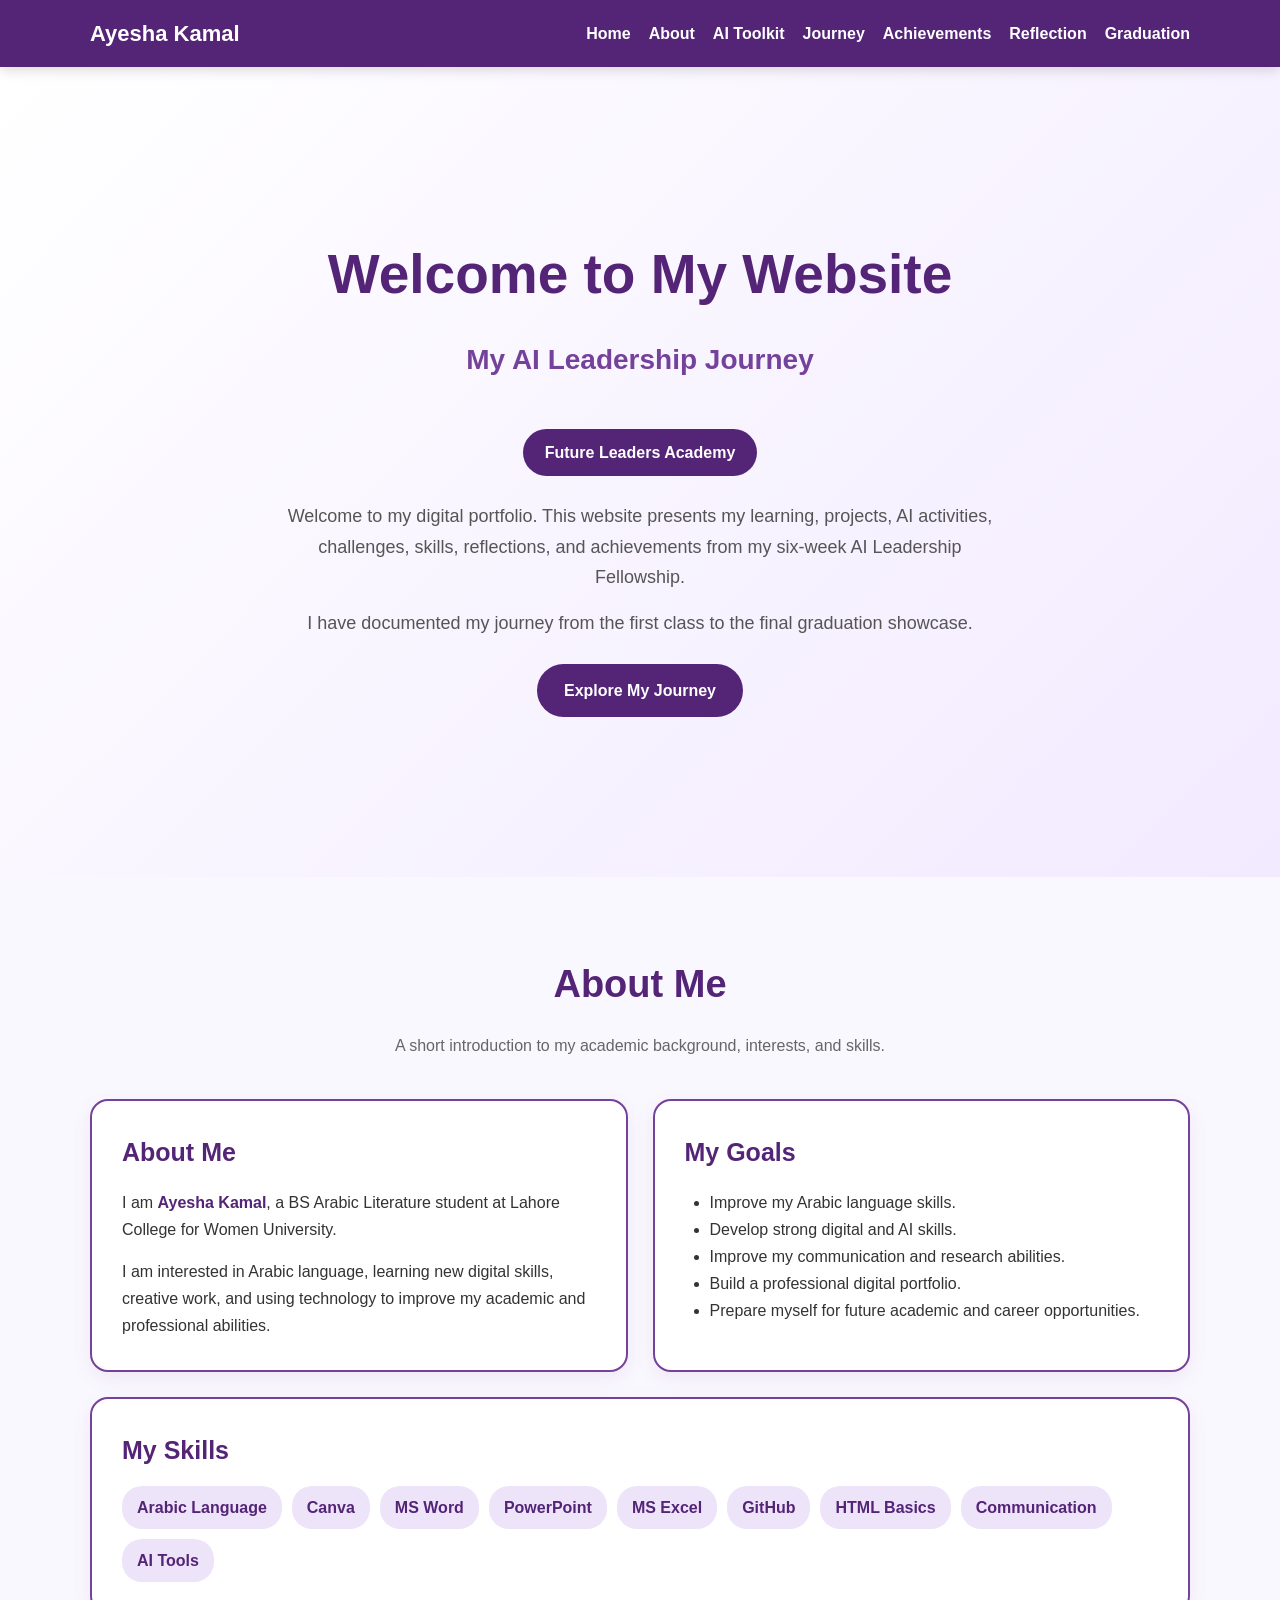
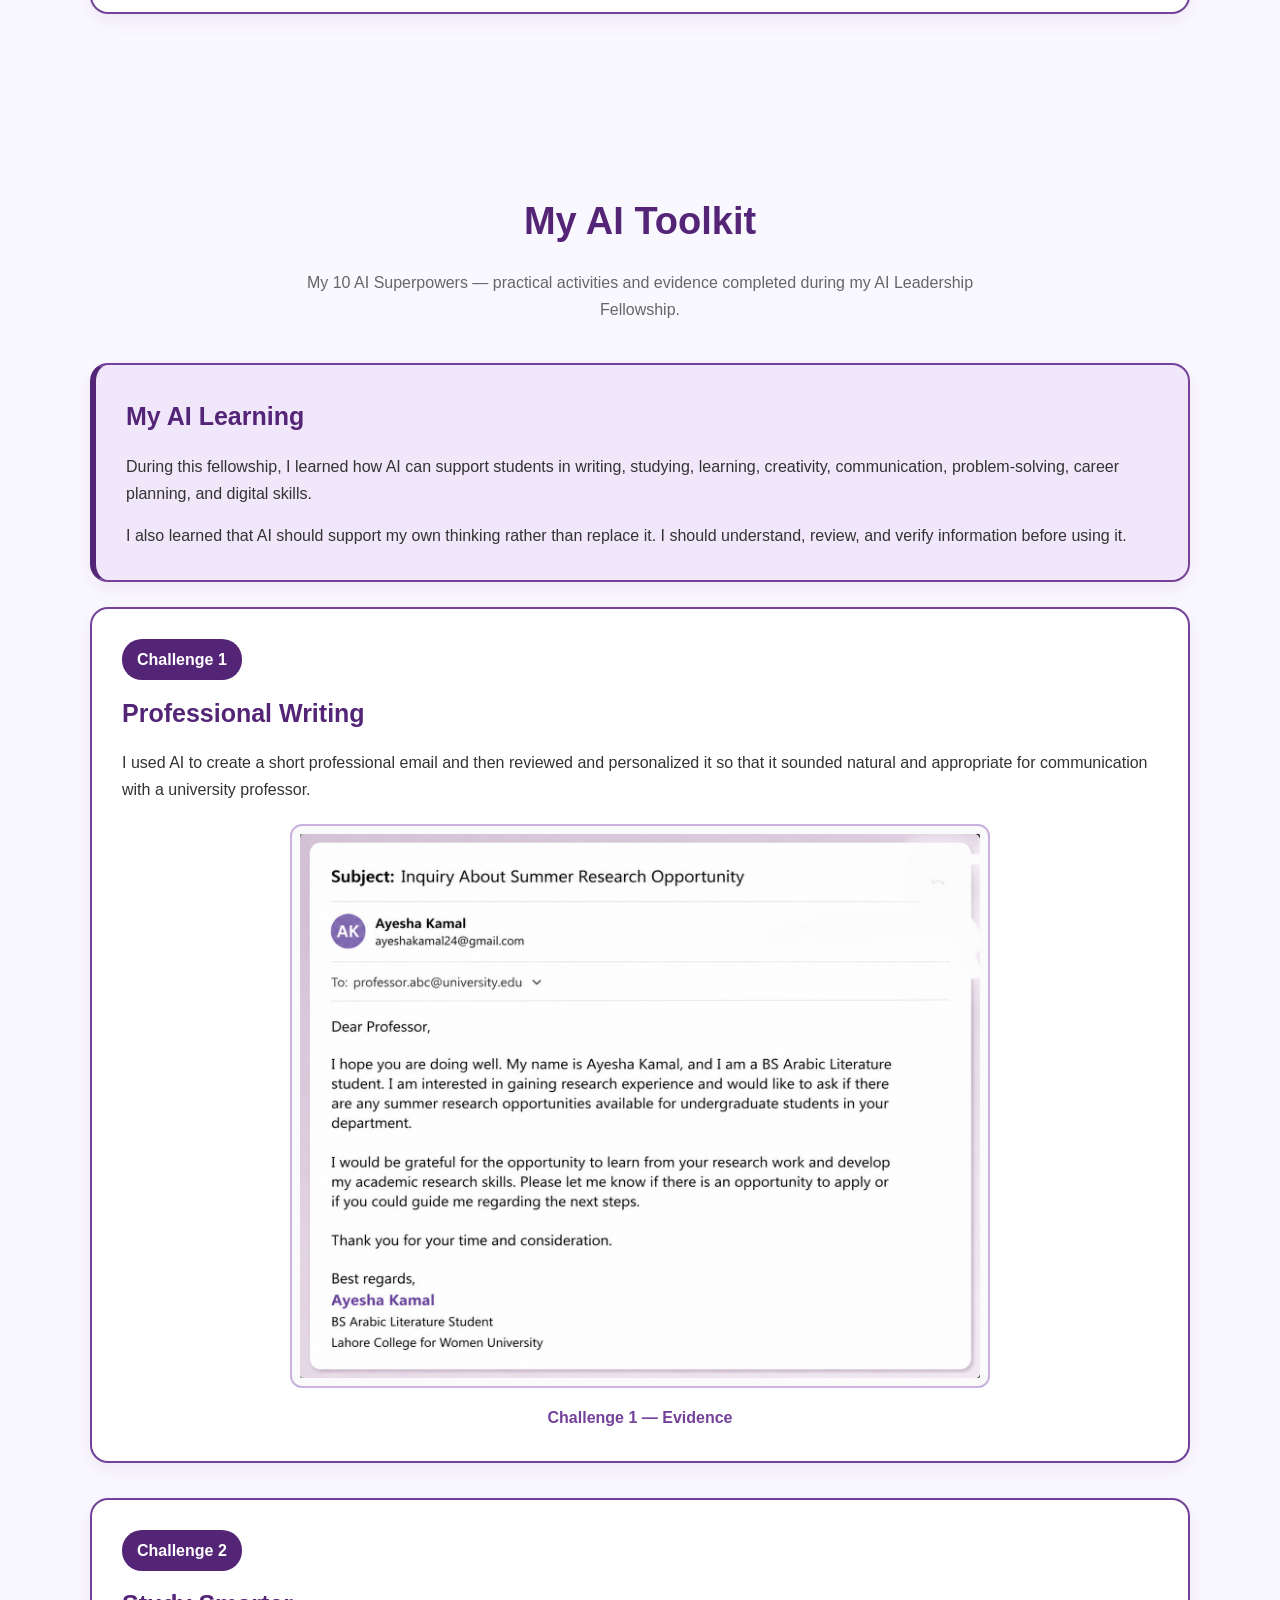
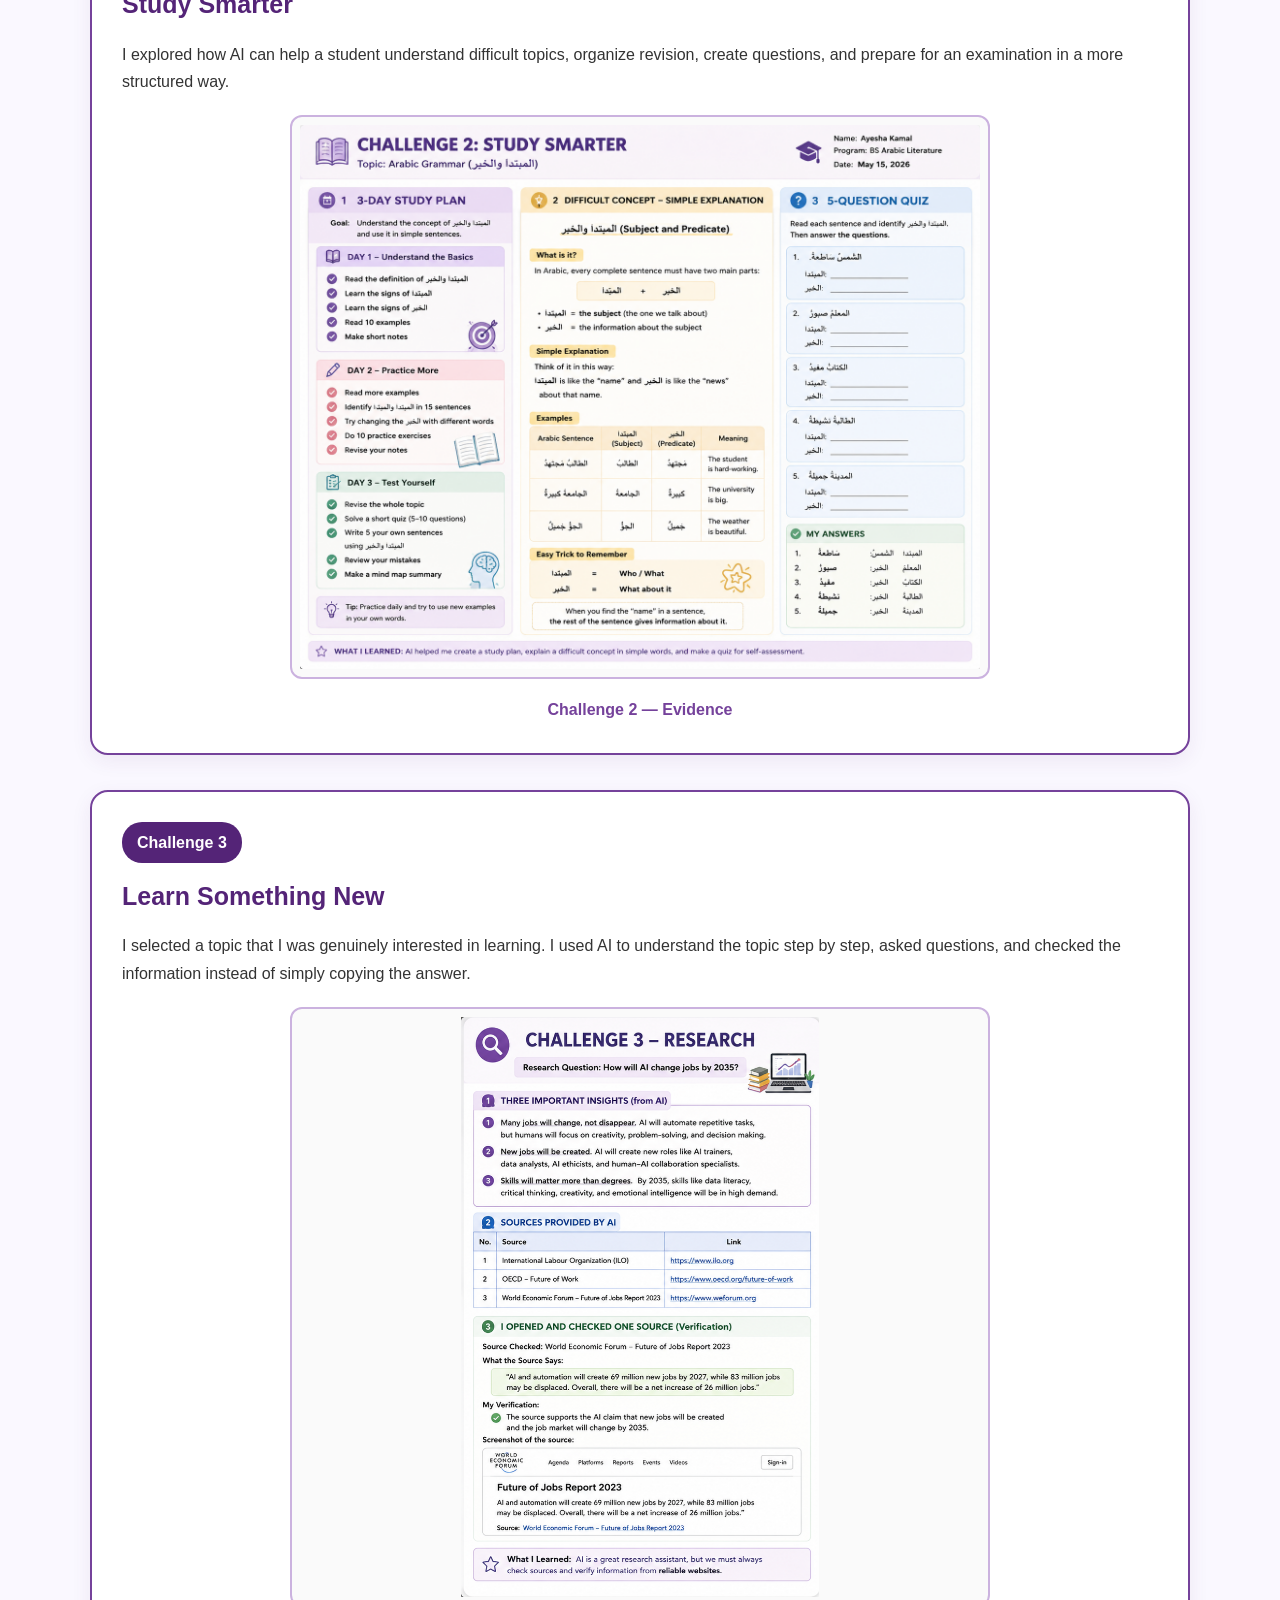
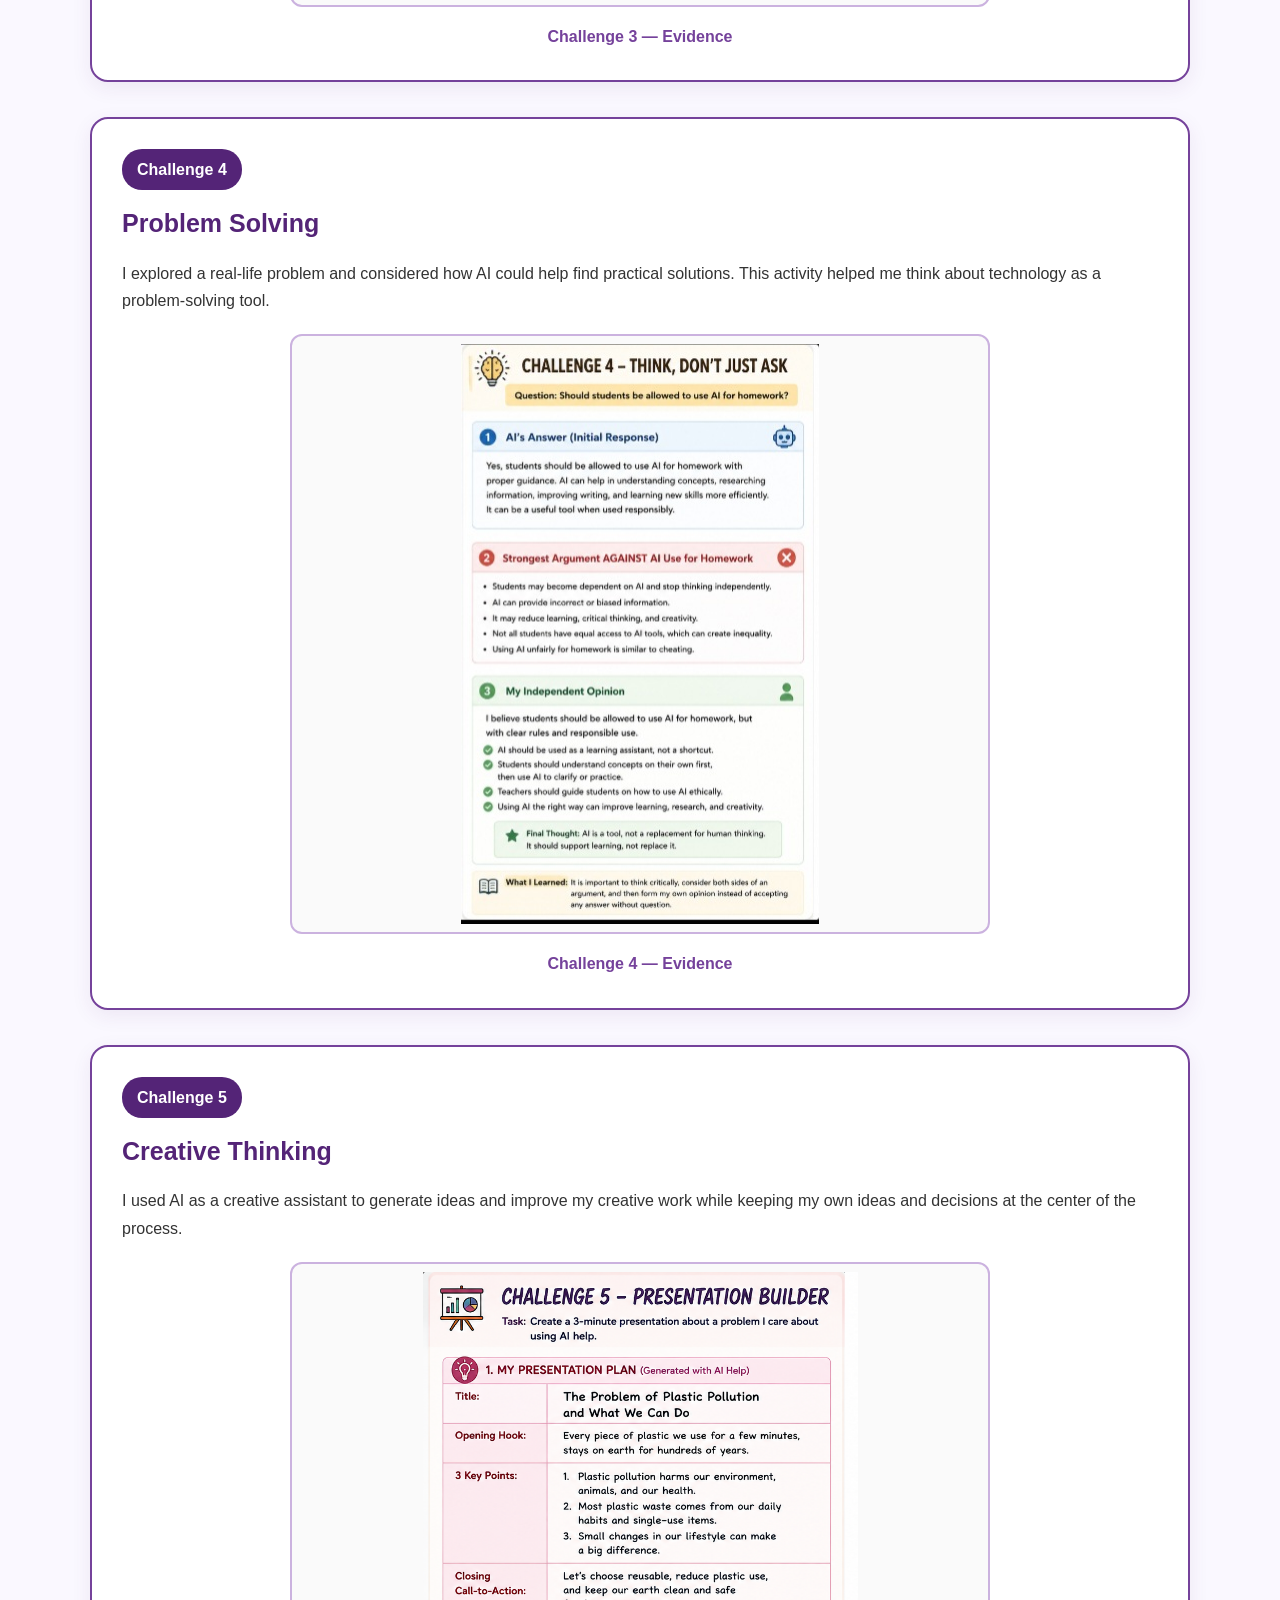
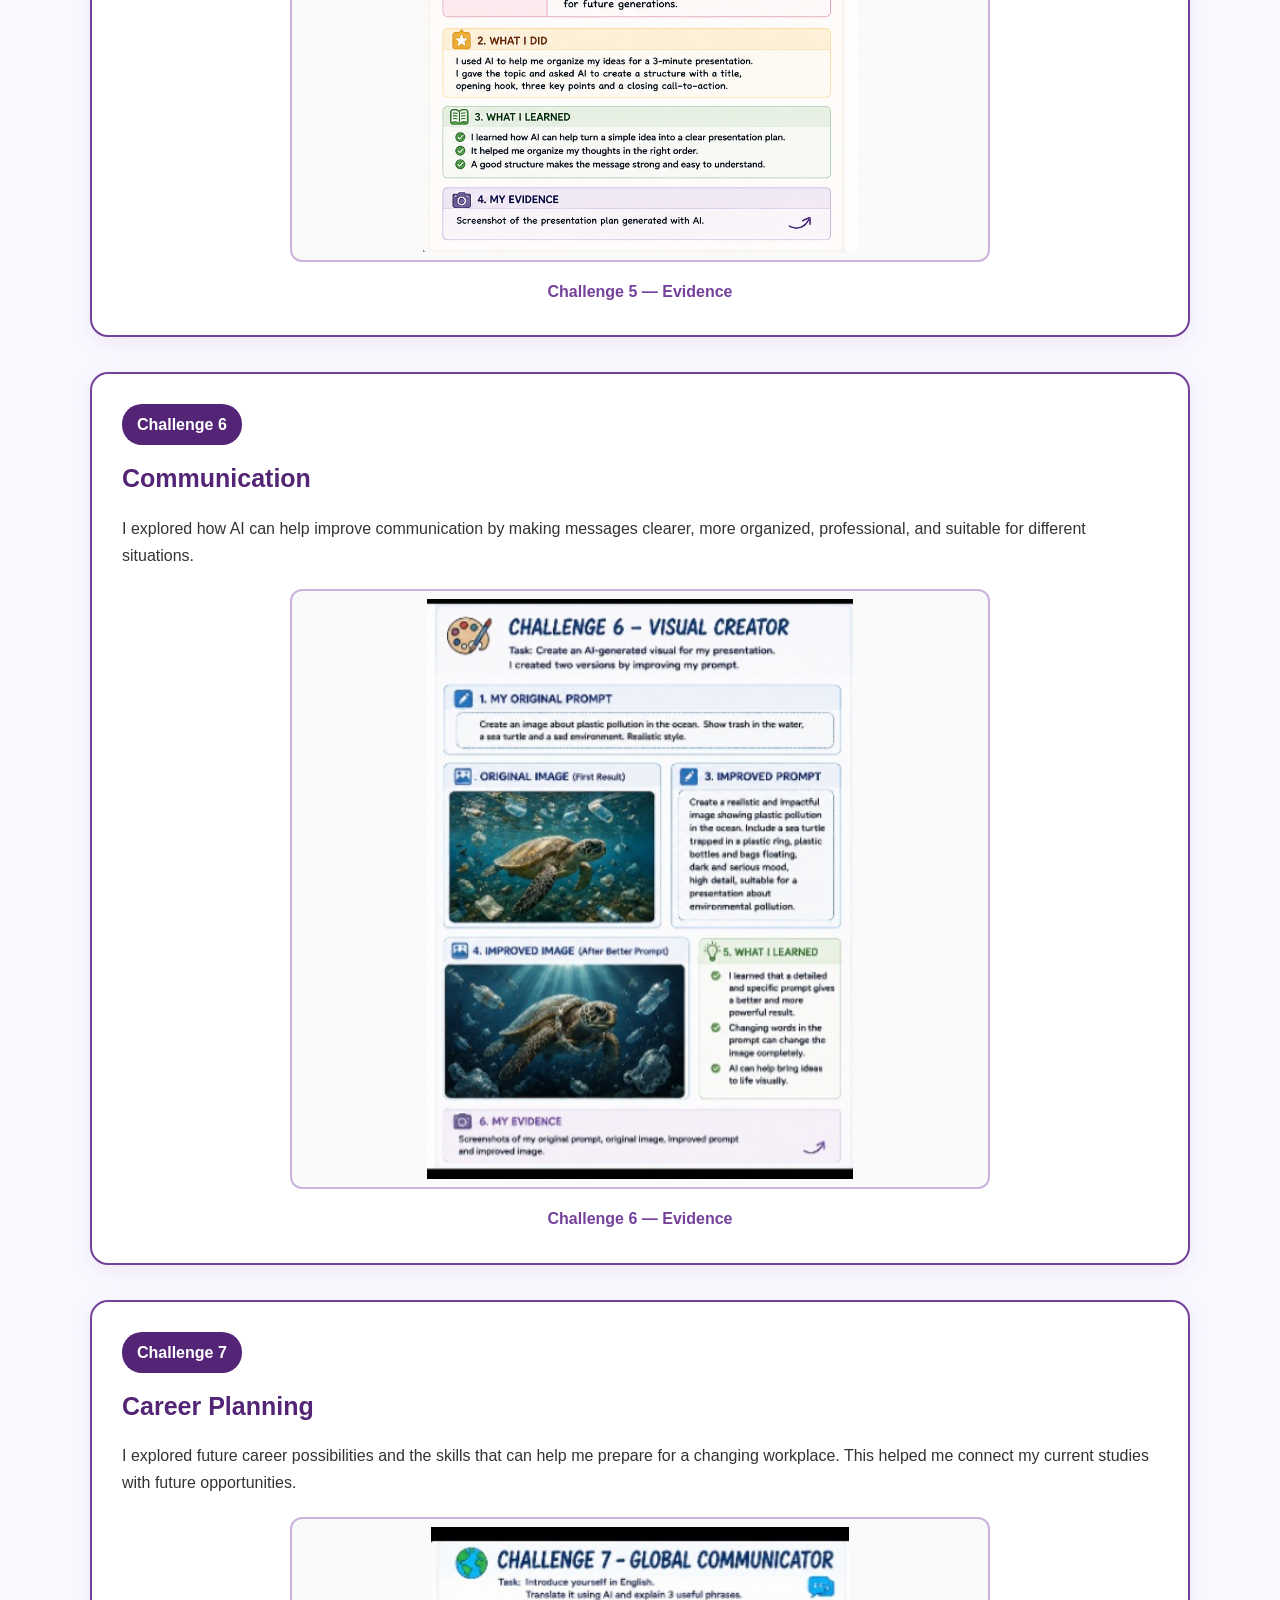
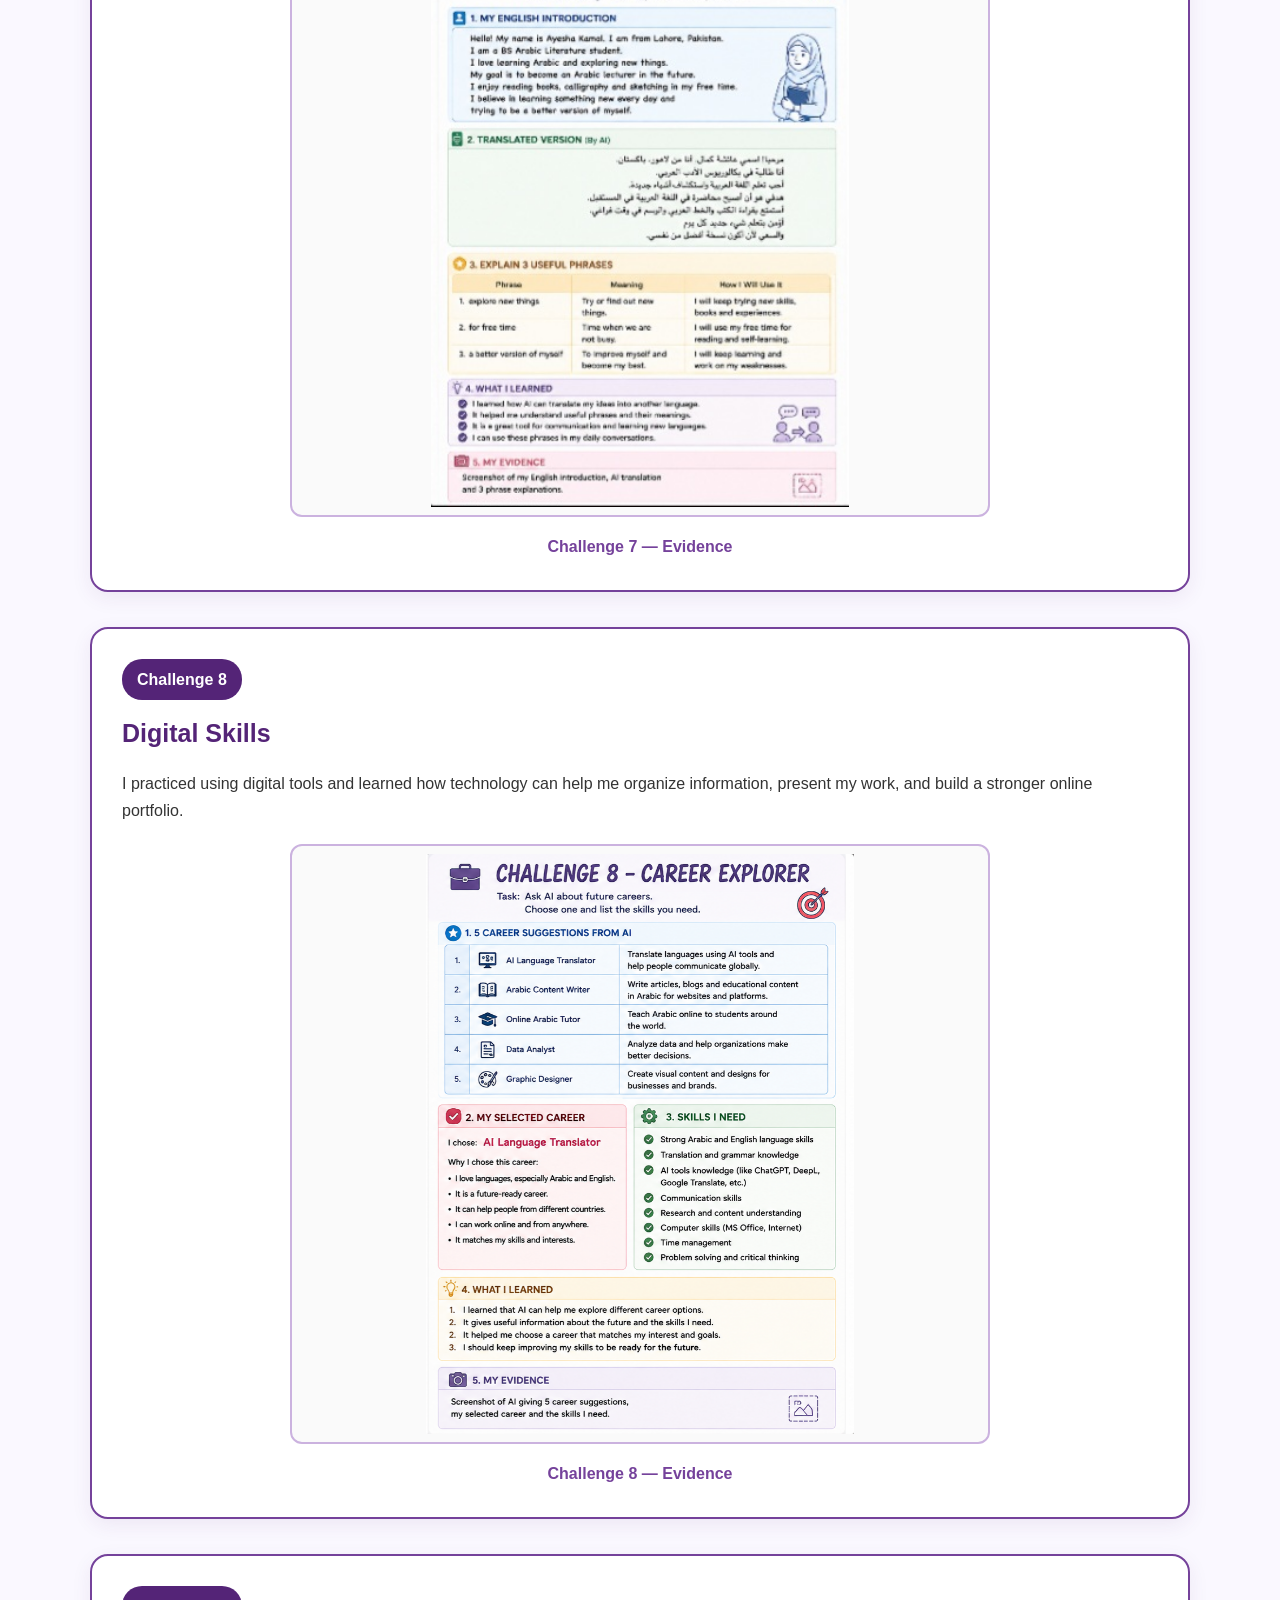
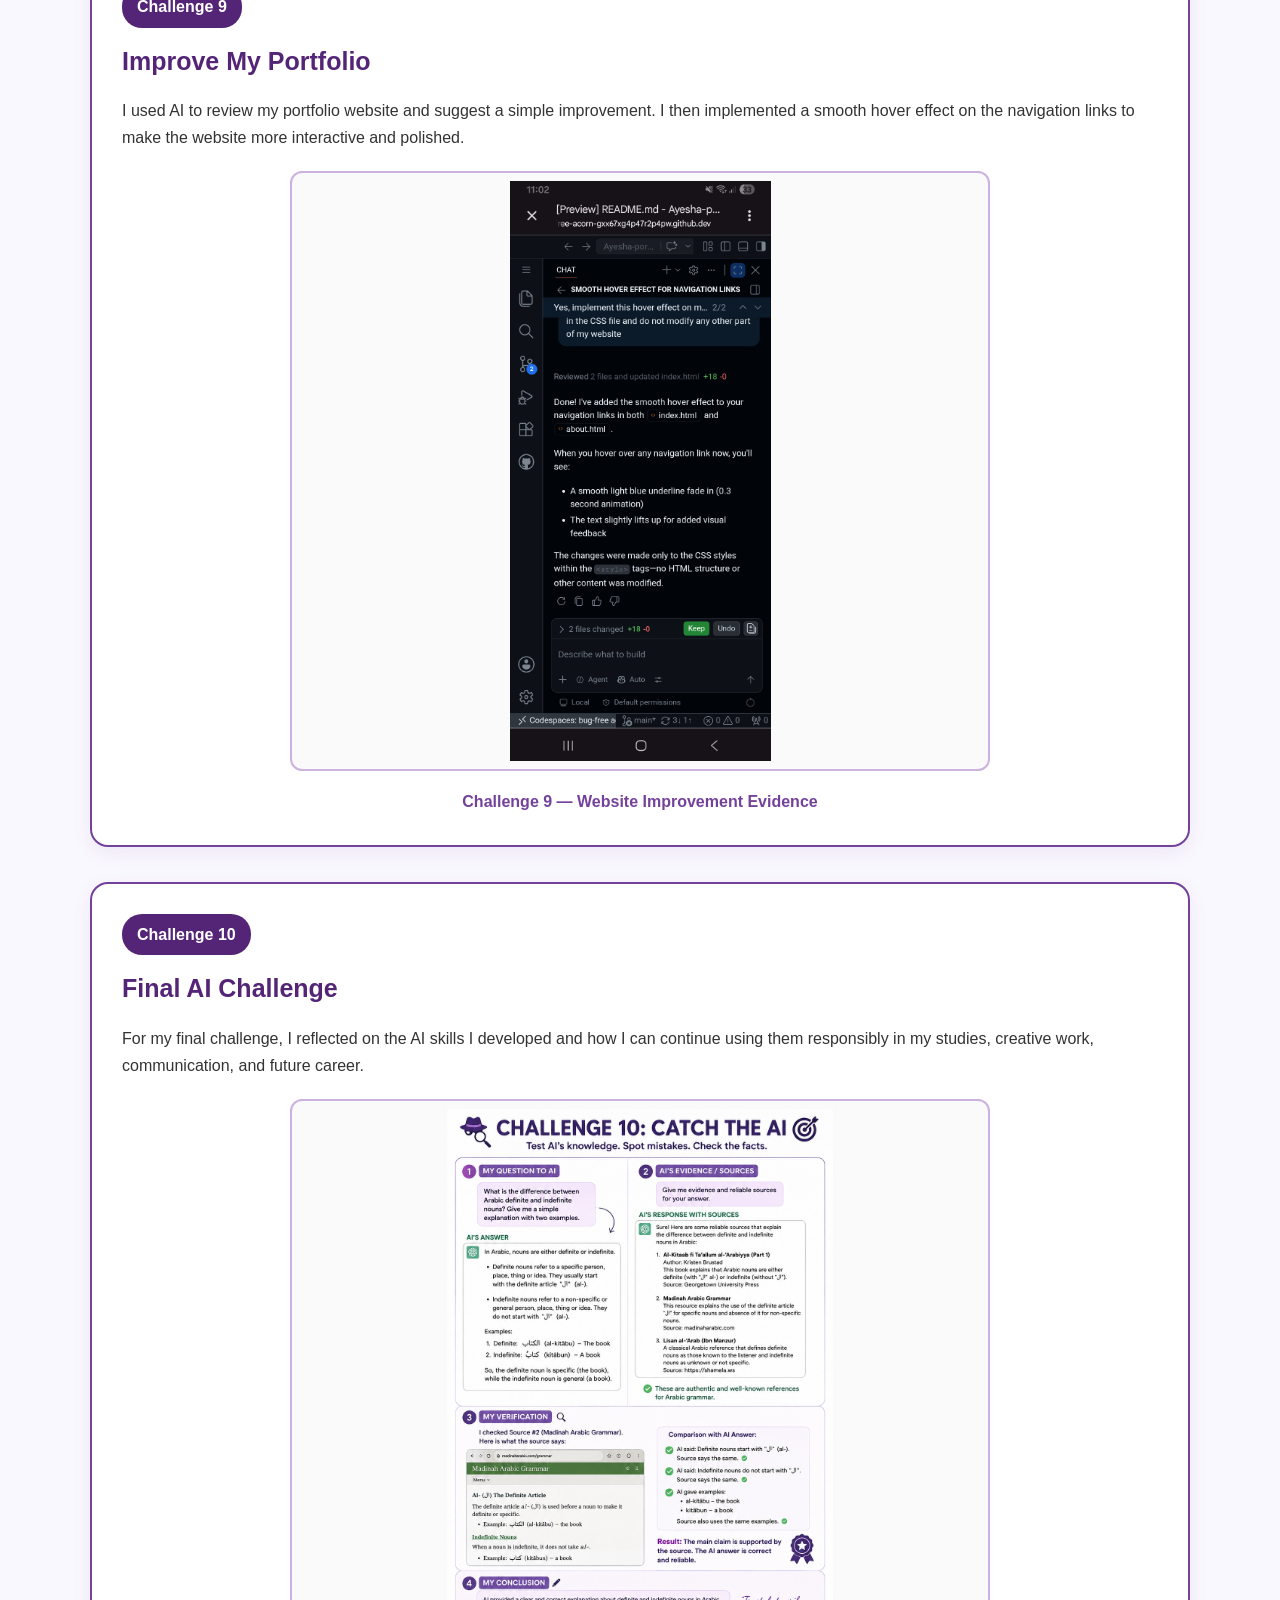
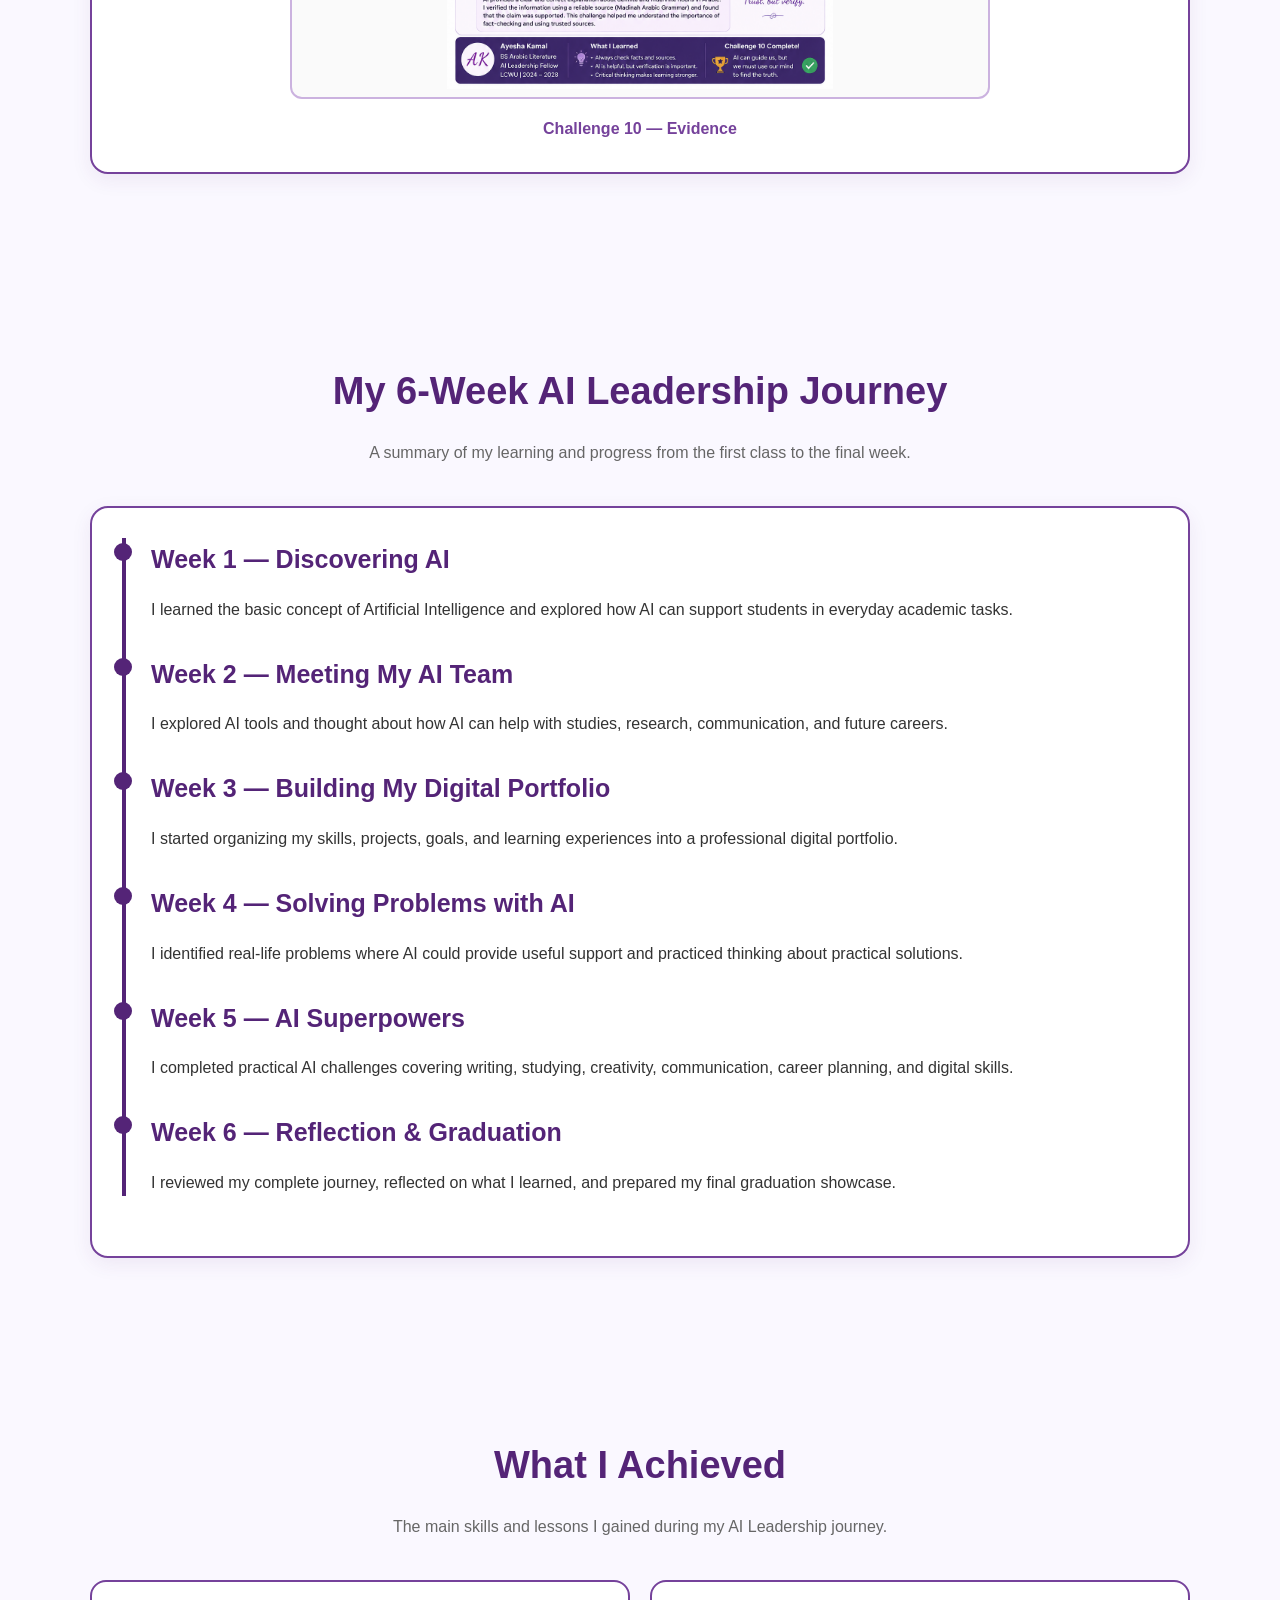
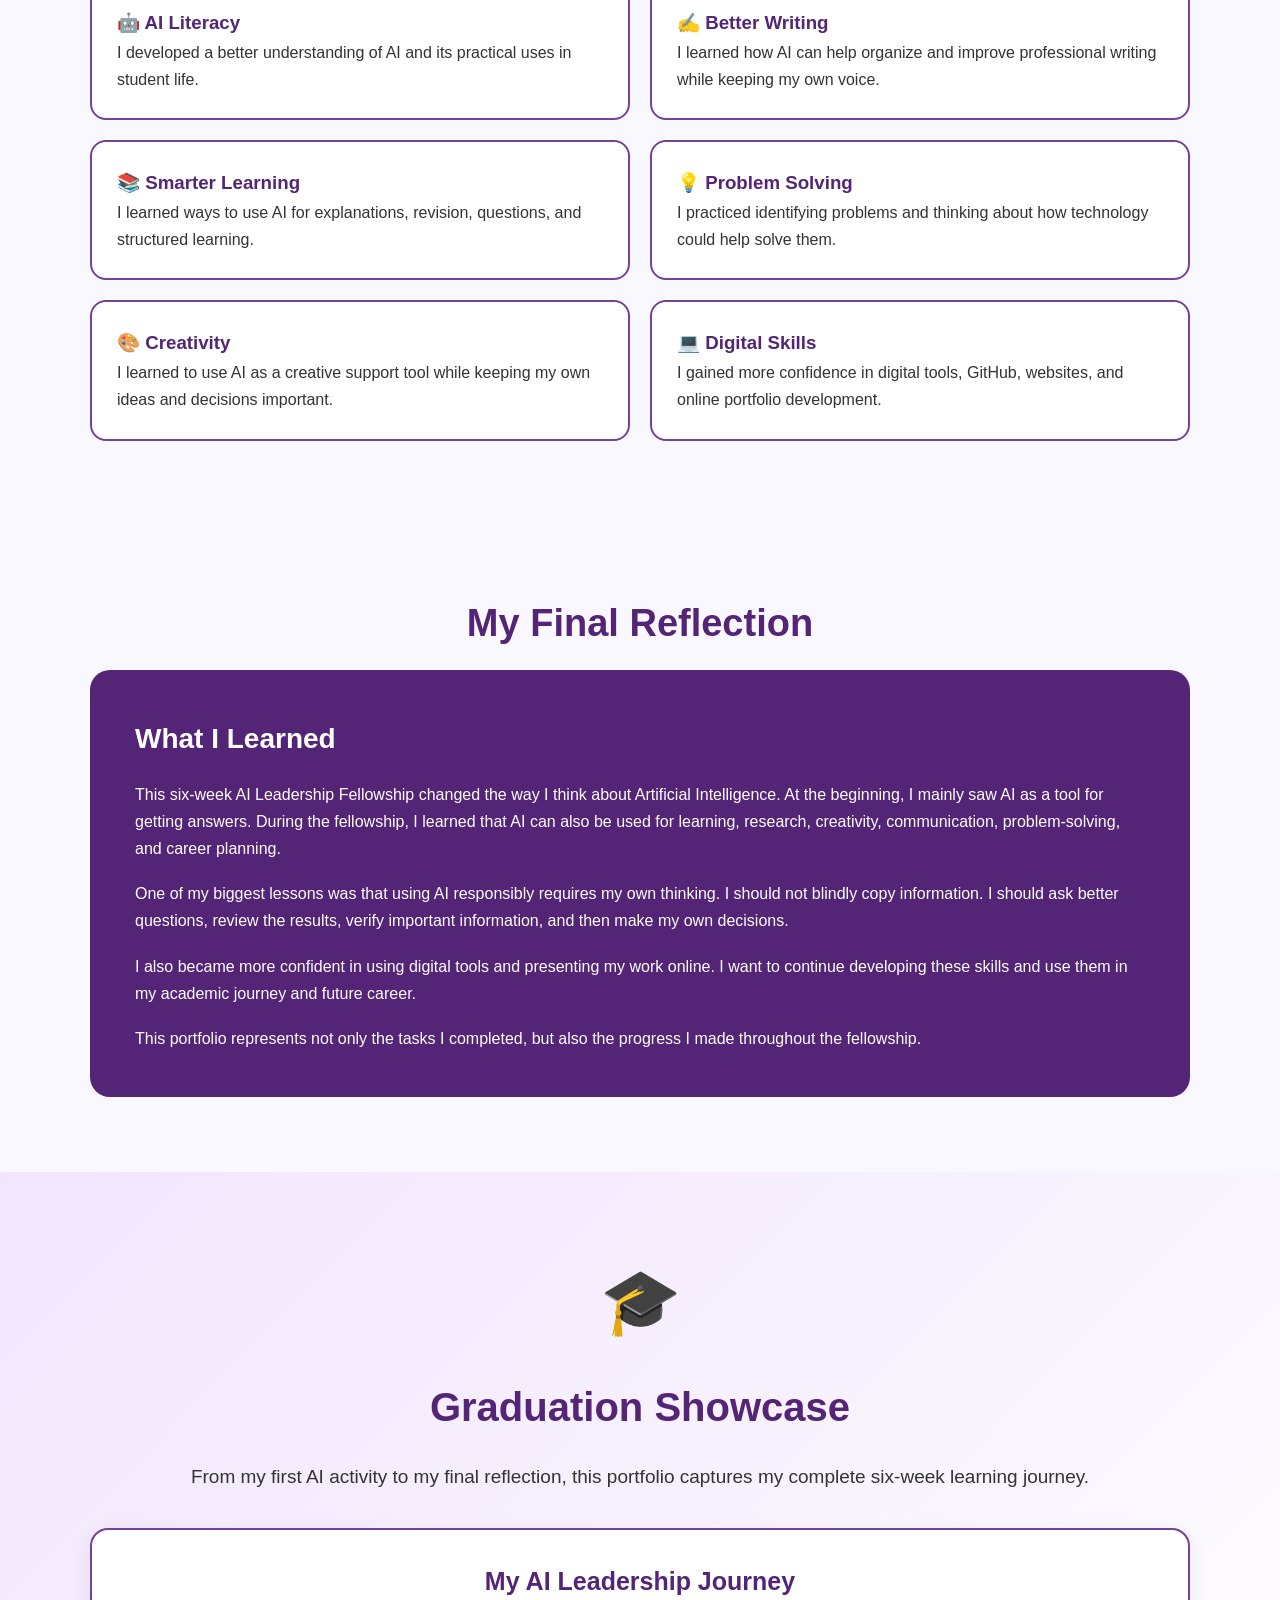
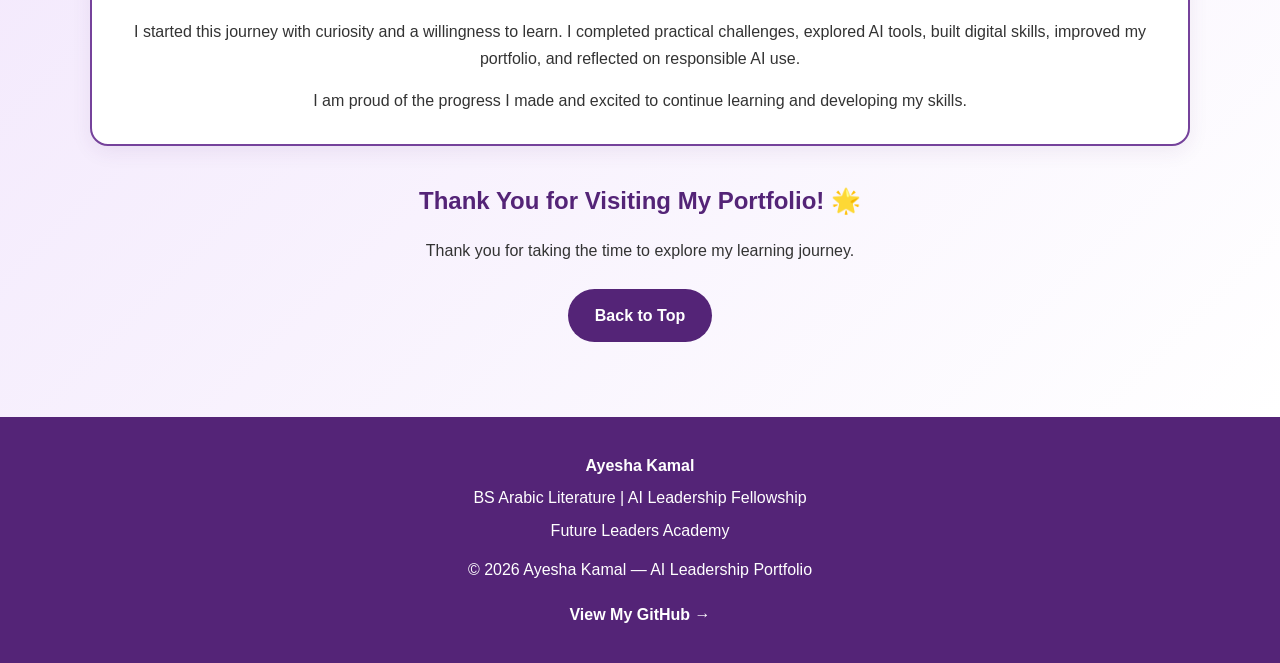
<file: index.html>
<!DOCTYPE html>
<html lang="en">
<head>
<meta charset="UTF-8">
<meta name="viewport" content="width=device-width, initial-scale=1.0">

<title>Ayesha Kamal | AI Leadership Portfolio</title>

<style>
* {
    box-sizing: border-box;
    margin: 0;
    padding: 0;
}

html {
    scroll-behavior: smooth;
}

body {
    font-family: Arial, Helvetica, sans-serif;
    background: #faf8ff;
    color: #333;
    line-height: 1.7;
}

/* NAVIGATION */
nav {
    position: sticky;
    top: 0;
    z-index: 1000;
    background: #542477;
    padding: 15px 20px;
    box-shadow: 0 3px 12px rgba(0,0,0,0.15);
}

.nav-container {
    max-width: 1100px;
    margin: auto;
    display: flex;
    justify-content: space-between;
    align-items: center;
    gap: 20px;
}

.logo {
    color: white;
    font-size: 22px;
    font-weight: bold;
}

.nav-links {
    display: flex;
    flex-wrap: wrap;
    justify-content: center;
    gap: 18px;
}

.nav-links a {
    color: white;
    text-decoration: none;
    font-weight: 600;
    transition: 0.3s;
}

.nav-links a:hover {
    color: #ead8ff;
    transform: translateY(-2px);
}

/* GENERAL */
.container {
    width: 92%;
    max-width: 1100px;
    margin: auto;
}

section {
    padding: 75px 0;
}

.section-title {
    text-align: center;
    color: #542477;
    font-size: 38px;
    margin-bottom: 15px;
}

.section-subtitle {
    text-align: center;
    max-width: 750px;
    margin: 0 auto 40px;
    color: #666;
}

/* HERO */
.hero {
    min-height: 90vh;
    display: flex;
    align-items: center;
    text-align: center;
    background: linear-gradient(135deg, #ffffff, #f2eaff);
}

.hero h1 {
    font-size: 55px;
    color: #542477;
    margin-bottom: 15px;
}

.hero h2 {
    font-size: 28px;
    color: #75429b;
    margin-bottom: 20px;
}

.hero p {
    max-width: 720px;
    margin: auto;
    font-size: 18px;
    color: #555;
}

.badge {
    display: inline-block;
    margin: 25px 0;
    padding: 10px 22px;
    border-radius: 30px;
    background: #542477;
    color: white;
    font-weight: bold;
}

.btn {
    display: inline-block;
    margin-top: 25px;
    padding: 13px 27px;
    border-radius: 30px;
    background: #542477;
    color: white;
    text-decoration: none;
    font-weight: bold;
    transition: 0.3s;
}

.btn:hover {
    background: #75429b;
    transform: translateY(-3px);
}

/* CARDS */
.card {
    background: white;
    border: 2px solid #75429b;
    border-radius: 18px;
    padding: 30px;
    margin-bottom: 25px;
    box-shadow: 0 6px 20px rgba(84,36,119,0.08);
}

.card h3 {
    color: #542477;
    font-size: 25px;
    margin-bottom: 15px;
}

.card h4 {
    color: #75429b;
    margin-bottom: 10px;
}

.card ul {
    padding-left: 25px;
}

.highlight {
    color: #542477;
    font-weight: bold;
}

/* ABOUT */
.about-grid {
    display: grid;
    grid-template-columns: 1fr 1fr;
    gap: 25px;
}

.skills {
    display: flex;
    flex-wrap: wrap;
    gap: 10px;
    margin-top: 15px;
}

.skill {
    background: #eee4fa;
    color: #542477;
    padding: 8px 15px;
    border-radius: 20px;
    font-weight: 600;
}

/* TOOLKIT */
.toolkit-intro {
    background: #f0e7fa;
    border-left: 6px solid #542477;
}

.challenge {
    margin-bottom: 35px;
}

.challenge-number {
    display: inline-block;
    background: #542477;
    color: white;
    padding: 7px 15px;
    border-radius: 20px;
    font-weight: bold;
    margin-bottom: 12px;
}

.evidence {
    margin-top: 20px;
    text-align: center;
}

.evidence img {
    width: 100%;
    max-width: 700px;
    max-height: 600px;
    object-fit: contain;
    border: 2px solid #cbb2df;
    border-radius: 12px;
    background: #fafafa;
    padding: 8px;
}

.evidence-caption {
    color: #75429b;
    font-weight: bold;
    margin-top: 8px;
}

/* JOURNEY */
.timeline {
    border-left: 4px solid #542477;
    padding-left: 25px;
}

.week {
    position: relative;
    margin-bottom: 30px;
}

.week::before {
    content: "";
    position: absolute;
    left: -37px;
    top: 5px;
    width: 18px;
    height: 18px;
    background: #542477;
    border-radius: 50%;
}

.week h3 {
    color: #542477;
}

/* ACHIEVEMENTS */
.achievement-grid {
    display: grid;
    grid-template-columns: repeat(2, 1fr);
    gap: 20px;
}

.achievement {
    background: white;
    border: 2px solid #75429b;
    border-radius: 16px;
    padding: 25px;
}

.achievement h3 {
    color: #542477;
}

/* REFLECTION */
.reflection {
    background: #542477;
    color: white;
    border-radius: 20px;
    padding: 45px;
}

.reflection h3 {
    color: white;
    font-size: 28px;
    margin-bottom: 18px;
}

/* GRADUATION */
.graduation {
    text-align: center;
    background: linear-gradient(135deg, #f1e5fc, #ffffff);
}

.graduation-icon {
    font-size: 65px;
    margin-bottom: 15px;
}

.graduation h2 {
    color: #542477;
    font-size: 40px;
}

.thank-you {
    margin-top: 35px;
    font-size: 24px;
    color: #542477;
    font-weight: bold;
}

/* FOOTER */
footer {
    background: #542477;
    color: white;
    text-align: center;
    padding: 30px 15px;
}

footer p {
    margin: 5px;
}

/* MOBILE */
@media (max-width: 800px) {

    .nav-container {
        flex-direction: column;
    }

    .nav-links {
        gap: 10px;
    }

    .nav-links a {
        font-size: 13px;
    }

    .hero h1 {
        font-size: 38px;
    }

    .hero h2 {
        font-size: 22px;
    }

    .section-title {
        font-size: 30px;
    }

    .about-grid,
    .achievement-grid {
        grid-template-columns: 1fr;
    }

    section {
        padding: 55px 0;
    }

    .card {
        padding: 22px;
    }

    .reflection {
        padding: 28px;
    }
}
</style>
</head>

<body>

<!-- NAVIGATION -->
<nav>
<div class="nav-container">

<div class="logo">Ayesha Kamal</div>

<div class="nav-links">
<a href="#home">Home</a>
<a href="#about">About</a>
<a href="#toolkit">AI Toolkit</a>
<a href="#journey">Journey</a>
<a href="#achievements">Achievements</a>
<a href="#reflection">Reflection</a>
<a href="#graduation">Graduation</a>
</div>

</div>
</nav>


<!-- HOME -->
<section id="home" class="hero">
<div class="container">

<h1>Welcome to My Website</h1>

<h2>My AI Leadership Journey</h2>

<div class="badge">
Future Leaders Academy
</div>

<p>
Welcome to my digital portfolio. This website presents my learning,
projects, AI activities, challenges, skills, reflections, and achievements
from my six-week AI Leadership Fellowship.
</p>

<p style="margin-top:15px;">
I have documented my journey from the first class to the final graduation showcase.
</p>

<a href="#about" class="btn">Explore My Journey</a>

</div>
</section>


<!-- ABOUT ME -->
<section id="about">
<div class="container">

<h2 class="section-title">About Me</h2>

<p class="section-subtitle">
A short introduction to my academic background, interests, and skills.
</p>

<div class="about-grid">

<div class="card">
<h3>About Me</h3>

<p>
I am <span class="highlight">Ayesha Kamal</span>, a BS Arabic Literature
student at Lahore College for Women University.
</p>

<p style="margin-top:15px;">
I am interested in Arabic language, learning new digital skills,
creative work, and using technology to improve my academic and
professional abilities.
</p>
</div>

<div class="card">
<h3>My Goals</h3>

<ul>
<li>Improve my Arabic language skills.</li>
<li>Develop strong digital and AI skills.</li>
<li>Improve my communication and research abilities.</li>
<li>Build a professional digital portfolio.</li>
<li>Prepare myself for future academic and career opportunities.</li>
</ul>
</div>

</div>

<div class="card">
<h3>My Skills</h3>

<div class="skills">
<span class="skill">Arabic Language</span>
<span class="skill">Canva</span>
<span class="skill">MS Word</span>
<span class="skill">PowerPoint</span>
<span class="skill">MS Excel</span>
<span class="skill">GitHub</span>
<span class="skill">HTML Basics</span>
<span class="skill">Communication</span>
<span class="skill">AI Tools</span>
</div>
</div>

</div>
</section>


<!-- AI TOOLKIT -->
<section id="toolkit">
<div class="container">

<h2 class="section-title">My AI Toolkit</h2>

<p class="section-subtitle">
My 10 AI Superpowers — practical activities and evidence completed
during my AI Leadership Fellowship.
</p>

<div class="card toolkit-intro">

<h3>My AI Learning</h3>

<p>
During this fellowship, I learned how AI can support students in
writing, studying, learning, creativity, communication, problem-solving,
career planning, and digital skills.
</p>

<p style="margin-top:15px;">
I also learned that AI should support my own thinking rather than
replace it. I should understand, review, and verify information
before using it.
</p>

</div>


<!-- CHALLENGE 1 -->
<div class="card challenge">
<span class="challenge-number">Challenge 1</span>
<h3>Professional Writing</h3>

<p>
I used AI to create a short professional email and then reviewed
and personalized it so that it sounded natural and appropriate for
communication with a university professor.
</p>

<div class="evidence">
<img src="evidence/challenge-01.png"
alt="Challenge 1 Evidence">
<div class="evidence-caption">Challenge 1 — Evidence</div>
</div>
</div>


<!-- CHALLENGE 2 -->
<div class="card challenge">
<span class="challenge-number">Challenge 2</span>
<h3>Study Smarter</h3>

<p>
I explored how AI can help a student understand difficult topics,
organize revision, create questions, and prepare for an examination
in a more structured way.
</p>

<div class="evidence">
<img src="evidence/challenge-02.png"
alt="Challenge 2 Evidence">
<div class="evidence-caption">Challenge 2 — Evidence</div>
</div>
</div>


<!-- CHALLENGE 3 -->
<div class="card challenge">
<span class="challenge-number">Challenge 3</span>
<h3>Learn Something New</h3>

<p>
I selected a topic that I was genuinely interested in learning.
I used AI to understand the topic step by step, asked questions,
and checked the information instead of simply copying the answer.
</p>

<div class="evidence">
<img src="evidence/challenge-03.png"
alt="Challenge 3 Evidence">
<div class="evidence-caption">Challenge 3 — Evidence</div>
</div>
</div>


<!-- CHALLENGE 4 -->
<div class="card challenge">
<span class="challenge-number">Challenge 4</span>
<h3>Problem Solving</h3>

<p>
I explored a real-life problem and considered how AI could help
find practical solutions. This activity helped me think about
technology as a problem-solving tool.
</p>

<div class="evidence">
<img src="evidence/challenge-04.png"
alt="Challenge 4 Evidence">
<div class="evidence-caption">Challenge 4 — Evidence</div>
</div>
</div>


<!-- CHALLENGE 5 -->
<div class="card challenge">
<span class="challenge-number">Challenge 5</span>
<h3>Creative Thinking</h3>

<p>
I used AI as a creative assistant to generate ideas and improve
my creative work while keeping my own ideas and decisions at the
center of the process.
</p>

<div class="evidence">
<img src="evidence/challenge-05.png"
alt="Challenge 5 Evidence">
<div class="evidence-caption">Challenge 5 — Evidence</div>
</div>
</div>


<!-- CHALLENGE 6 -->
<div class="card challenge">
<span class="challenge-number">Challenge 6</span>
<h3>Communication</h3>

<p>
I explored how AI can help improve communication by making messages
clearer, more organized, professional, and suitable for different
situations.
</p>

<div class="evidence">
<img src="evidence/challenge-06.png"
alt="Challenge 6 Evidence">
<div class="evidence-caption">Challenge 6 — Evidence</div>
</div>
</div>


<!-- CHALLENGE 7 -->
<div class="card challenge">
<span class="challenge-number">Challenge 7</span>
<h3>Career Planning</h3>

<p>
I explored future career possibilities and the skills that can
help me prepare for a changing workplace. This helped me connect
my current studies with future opportunities.
</p>

<div class="evidence">
<img src="evidence/challenge-07.png"
alt="Challenge 7 Evidence">
<div class="evidence-caption">Challenge 7 — Evidence</div>
</div>
</div>


<!-- CHALLENGE 8 -->
<div class="card challenge">
<span class="challenge-number">Challenge 8</span>
<h3>Digital Skills</h3>

<p>
I practiced using digital tools and learned how technology can
help me organize information, present my work, and build a stronger
online portfolio.
</p>

<div class="evidence">
<img src="evidence/challenge-08.png"
alt="Challenge 8 Evidence">
<div class="evidence-caption">Challenge 8 — Evidence</div>
</div>
</div>


<!-- CHALLENGE 9 -->
<div class="card challenge">
<span class="challenge-number">Challenge 9</span>
<h3>Improve My Portfolio</h3>

<p>
I used AI to review my portfolio website and suggest a simple
improvement. I then implemented a smooth hover effect on the
navigation links to make the website more interactive and polished.
</p>

<div class="evidence">
<img src="evidence/challenge-09.png"
alt="Challenge 9 Evidence">
<div class="evidence-caption">Challenge 9 — Website Improvement Evidence</div>
</div>
</div>


<!-- CHALLENGE 10 -->
<div class="card challenge">
<span class="challenge-number">Challenge 10</span>
<h3>Final AI Challenge</h3>

<p>
For my final challenge, I reflected on the AI skills I developed
and how I can continue using them responsibly in my studies,
creative work, communication, and future career.
</p>

<div class="evidence">
<img src="evidence/challenge-10.png"
alt="Challenge 10 Evidence">
<div class="evidence-caption">Challenge 10 — Evidence</div>
</div>
</div>

</div>
</section>


<!-- 6 WEEK JOURNEY -->
<section id="journey">
<div class="container">

<h2 class="section-title">My 6-Week AI Leadership Journey</h2>

<p class="section-subtitle">
A summary of my learning and progress from the first class to the final week.
</p>

<div class="card">
<div class="timeline">

<div class="week">
<h3>Week 1 — Discovering AI</h3>
<p>
I learned the basic concept of Artificial Intelligence and explored
how AI can support students in everyday academic tasks.
</p>
</div>

<div class="week">
<h3>Week 2 — Meeting My AI Team</h3>
<p>
I explored AI tools and thought about how AI can help with studies,
research, communication, and future careers.
</p>
</div>

<div class="week">
<h3>Week 3 — Building My Digital Portfolio</h3>
<p>
I started organizing my skills, projects, goals, and learning
experiences into a professional digital portfolio.
</p>
</div>

<div class="week">
<h3>Week 4 — Solving Problems with AI</h3>
<p>
I identified real-life problems where AI could provide useful
support and practiced thinking about practical solutions.
</p>
</div>

<div class="week">
<h3>Week 5 — AI Superpowers</h3>
<p>
I completed practical AI challenges covering writing, studying,
creativity, communication, career planning, and digital skills.
</p>
</div>

<div class="week">
<h3>Week 6 — Reflection & Graduation</h3>
<p>
I reviewed my complete journey, reflected on what I learned,
and prepared my final graduation showcase.
</p>
</div>

</div>
</div>

</div>
</section>


<!-- ACHIEVEMENTS -->
<section id="achievements">
<div class="container">

<h2 class="section-title">What I Achieved</h2>

<p class="section-subtitle">
The main skills and lessons I gained during my AI Leadership journey.
</p>

<div class="achievement-grid">

<div class="achievement">
<h3>🤖 AI Literacy</h3>
<p>
I developed a better understanding of AI and its practical uses
in student life.
</p>
</div>

<div class="achievement">
<h3>✍️ Better Writing</h3>
<p>
I learned how AI can help organize and improve professional writing
while keeping my own voice.
</p>
</div>

<div class="achievement">
<h3>📚 Smarter Learning</h3>
<p>
I learned ways to use AI for explanations, revision, questions,
and structured learning.
</p>
</div>

<div class="achievement">
<h3>💡 Problem Solving</h3>
<p>
I practiced identifying problems and thinking about how technology
could help solve them.
</p>
</div>

<div class="achievement">
<h3>🎨 Creativity</h3>
<p>
I learned to use AI as a creative support tool while keeping my
own ideas and decisions important.
</p>
</div>

<div class="achievement">
<h3>💻 Digital Skills</h3>
<p>
I gained more confidence in digital tools, GitHub, websites,
and online portfolio development.
</p>
</div>

</div>

</div>
</section>


<!-- REFLECTION -->
<section id="reflection">
<div class="container">

<h2 class="section-title">My Final Reflection</h2>

<div class="reflection">

<h3>What I Learned</h3>

<p>
This six-week AI Leadership Fellowship changed the way I think
about Artificial Intelligence. At the beginning, I mainly saw AI
as a tool for getting answers. During the fellowship, I learned
that AI can also be used for learning, research, creativity,
communication, problem-solving, and career planning.
</p>

<p style="margin-top:18px;">
One of my biggest lessons was that using AI responsibly requires
my own thinking. I should not blindly copy information. I should
ask better questions, review the results, verify important
information, and then make my own decisions.
</p>

<p style="margin-top:18px;">
I also became more confident in using digital tools and presenting
my work online. I want to continue developing these skills and
use them in my academic journey and future career.
</p>

<p style="margin-top:18px;">
This portfolio represents not only the tasks I completed, but also
the progress I made throughout the fellowship.
</p>

</div>

</div>
</section>


<!-- GRADUATION -->
<section id="graduation" class="graduation">
<div class="container">

<div class="graduation-icon">🎓</div>

<h2>Graduation Showcase</h2>

<p style="margin-top:20px; font-size:19px;">
From my first AI activity to my final reflection, this portfolio
captures my complete six-week learning journey.
</p>

<div class="card" style="margin-top:35px;">

<h3>My AI Leadership Journey</h3>

<p>
I started this journey with curiosity and a willingness to learn.
I completed practical challenges, explored AI tools, built digital
skills, improved my portfolio, and reflected on responsible AI use.
</p>

<p style="margin-top:15px;">
I am proud of the progress I made and excited to continue learning
and developing my skills.
</p>

</div>

<div class="thank-you">
Thank You for Visiting My Portfolio! 🌟
</div>

<p style="margin-top:15px;">
Thank you for taking the time to explore my learning journey.
</p>

<a href="#home" class="btn">Back to Top</a>

</div>
</section>


<!-- FOOTER -->
<footer>

<p><strong>Ayesha Kamal</strong></p>

<p>BS Arabic Literature | AI Leadership Fellowship</p>

<p>Future Leaders Academy</p>

<p style="margin-top:12px;">
© 2026 Ayesha Kamal — AI Leadership Portfolio
</p>
    <p style="margin-top:18px;">
    <a href="https://github.com/Ayesha-Portfolio347"
       target="_blank"
       style="color:white; text-decoration:none; font-weight:bold;">
        View My GitHub →
    </a>
    </p>

</footer>

</body>
</html>
</file>
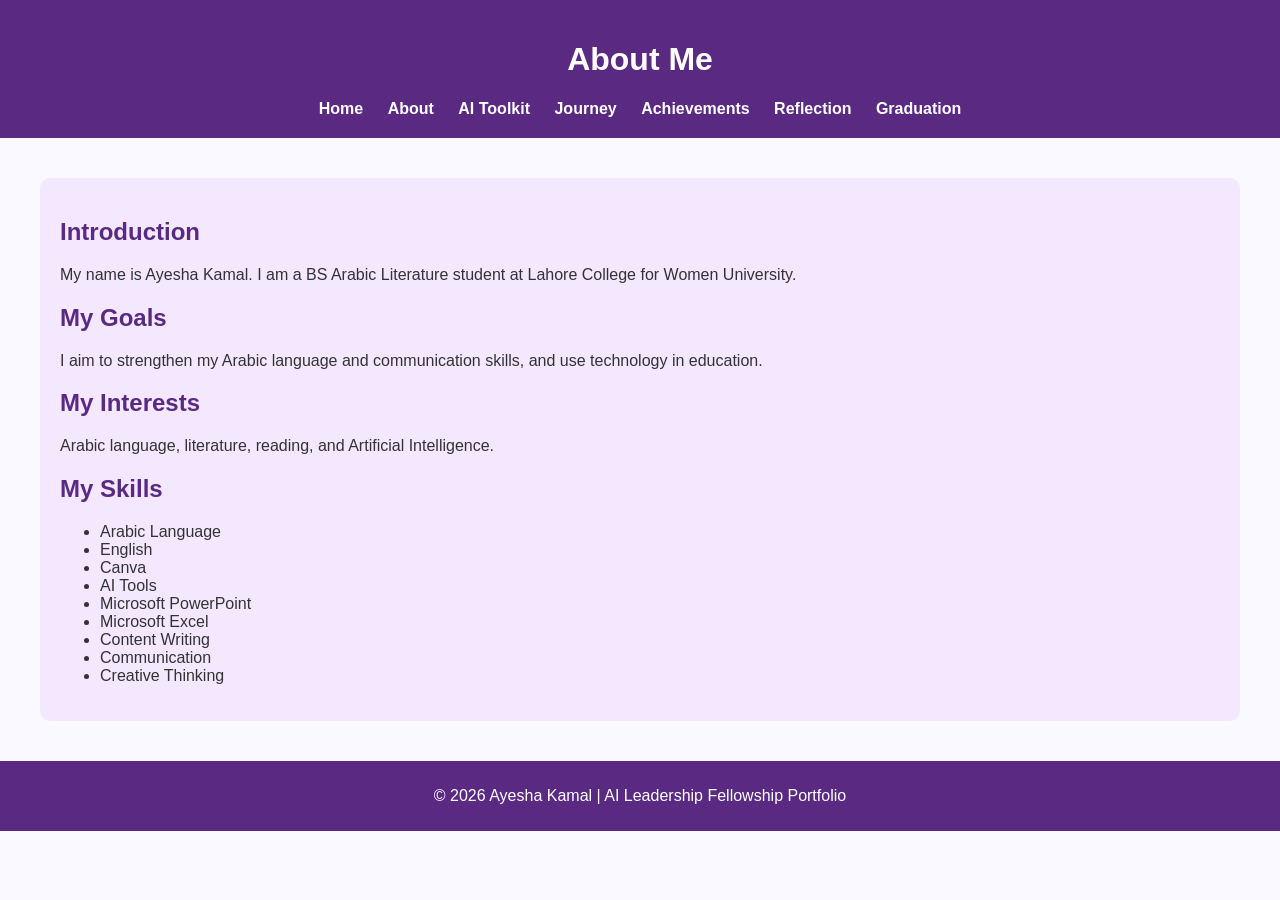
<file: about.html>
<!DOCTYPE html>
<html lang="en">
<head>
  <meta charset="UTF-8">
  <meta name="viewport" content="width=device-width, initial-scale=1.0">
  <title>About Me</title>
  <link rel="stylesheet" href="style.css">
</head>
<body>

<header>
  <h1>About Me</h1>
  <nav>
    <a href="index.html">Home</a>
    <a href="about.html">About</a>
    <a href="ai-toolkit.html">AI Toolkit</a>
    <a href="journey.html">Journey</a>
    <a href="achievements.html">Achievements</a>
    <a href="reflection.html">Reflection</a>
    <a href="graduation.html">Graduation</a>
  </nav>
</header>

<section id="about">
  <h2>Introduction</h2>
  <p>My name is Ayesha Kamal. I am a BS Arabic Literature student at Lahore College for Women University.</p>

  <h2>My Goals</h2>
  <p>I aim to strengthen my Arabic language and communication skills, and use technology in education.</p>

  <h2>My Interests</h2>
  <p>Arabic language, literature, reading, and Artificial Intelligence.</p>

  <h2>My Skills</h2>
  <ul>
    <li>Arabic Language</li>
    <li>English</li>
    <li>Canva</li>
    <li>AI Tools</li>
    <li>Microsoft PowerPoint</li>
    <li>Microsoft Excel</li>
    <li>Content Writing</li>
    <li>Communication</li>
    <li>Creative Thinking</li>
  </ul>
</section>

<footer>
  <p>© 2026 Ayesha Kamal | AI Leadership Fellowship Portfolio</p>
</footer>

</body>
</html>
</file>
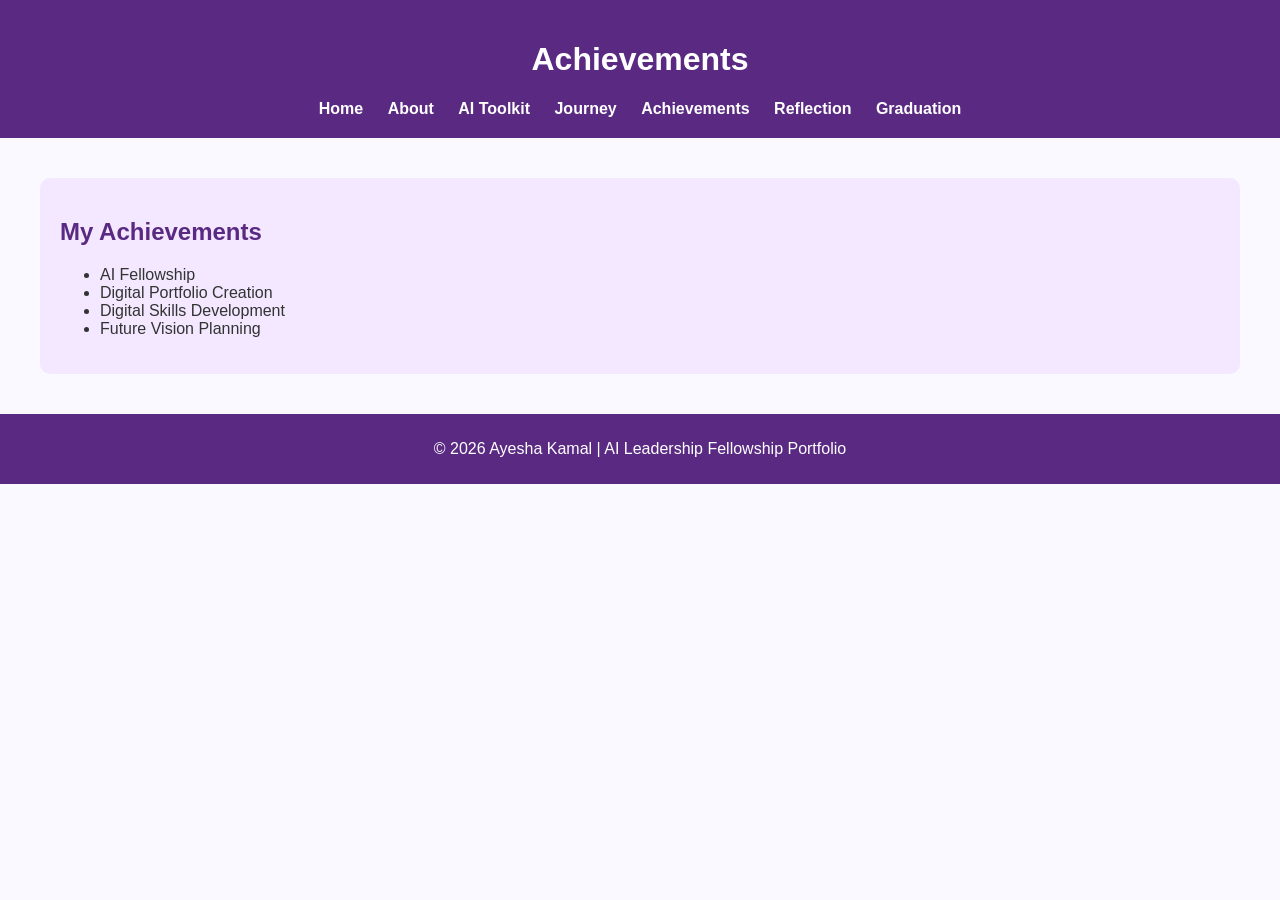
<file: achievements.html>
<!DOCTYPE html>
<html lang="en">
<head>
  <meta charset="UTF-8">
  <meta name="viewport" content="width=device-width, initial-scale=1.0">
  <title>Achievements</title>
  <link rel="stylesheet" href="style.css">
</head>
<body>

<header>
  <h1>Achievements</h1>
  <nav>
    <a href="index.html">Home</a>
    <a href="about.html">About</a>
    <a href="ai-toolkit.html">AI Toolkit</a>
    <a href="journey.html">Journey</a>
    <a href="achievements.html">Achievements</a>
    <a href="reflection.html">Reflection</a>
    <a href="graduation.html">Graduation</a>
  </nav>
</header>

<section id="achievements">
  <h2>My Achievements</h2>
  <ul>
    <li>AI Fellowship</li>
    <li>Digital Portfolio Creation</li>
    <li>Digital Skills Development</li>
    <li>Future Vision Planning</li>
  </ul>
</section>

<footer>
  <p>© 2026 Ayesha Kamal | AI Leadership Fellowship Portfolio</p>
</footer>

</body>
</html>
</file>
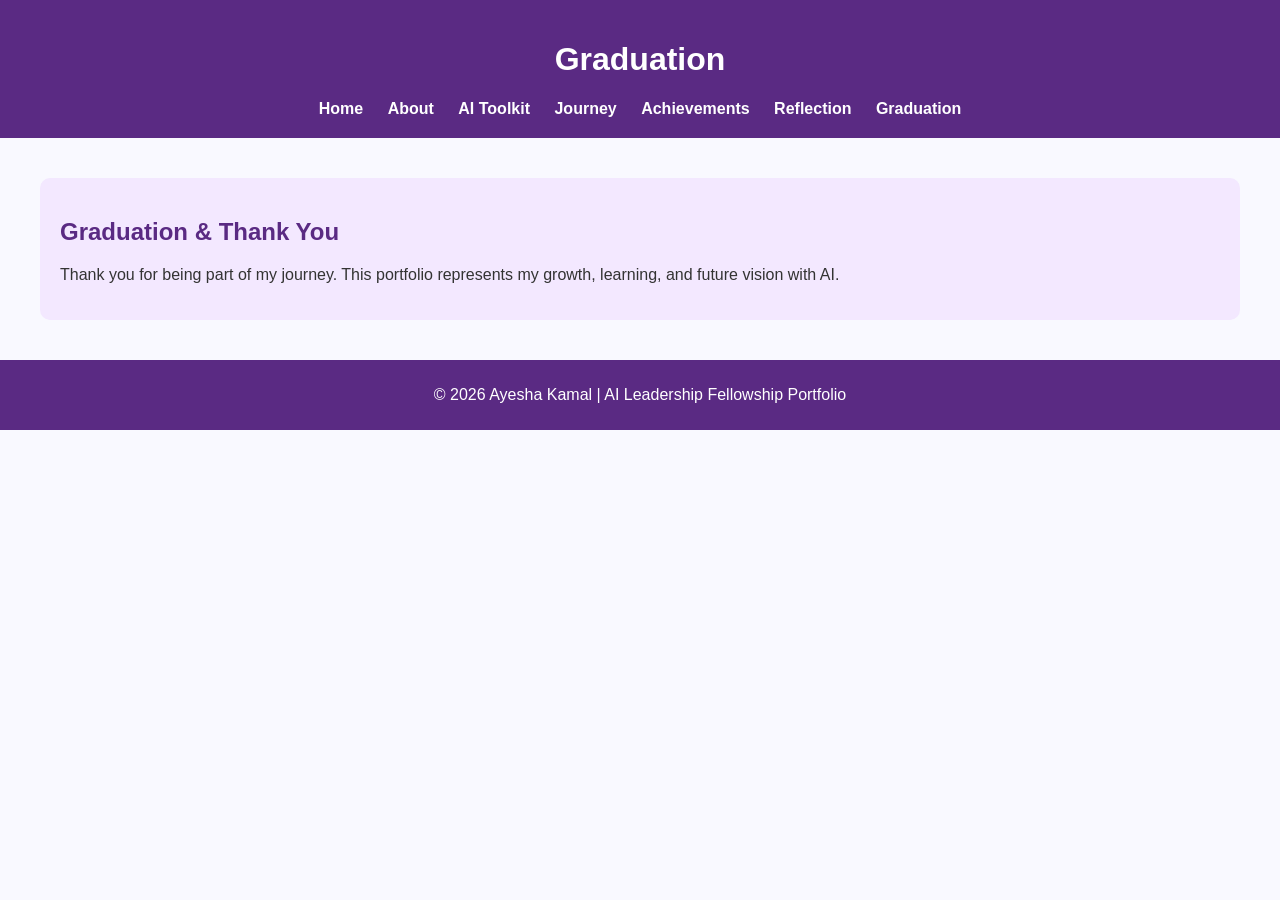
<file: graduation.html>
<!DOCTYPE html>
<html lang="en">
<head>
  <meta charset="UTF-8">
  <meta name="viewport" content="width=device-width, initial-scale=1.0">
  <title>Graduation</title>
  <link rel="stylesheet" href="style.css">
</head>
<body>

<header>
  <h1>Graduation</h1>
  <nav>
    <a href="index.html">Home</a>
    <a href="about.html">About</a>
    <a href="ai-toolkit.html">AI Toolkit</a>
    <a href="journey.html">Journey</a>
    <a href="achievements.html">Achievements</a>
    <a href="reflection.html">Reflection</a>
    <a href="graduation.html">Graduation</a>
  </nav>
</header>

<section id="graduation">
  <h2>Graduation & Thank You</h2>
  <p>Thank you for being part of my journey. This portfolio represents my growth, learning, and future vision with AI.</p>
</section>

<footer>
  <p>© 2026 Ayesha Kamal | AI Leadership Fellowship Portfolio</p>
</footer>

</body>
</html>
</file>
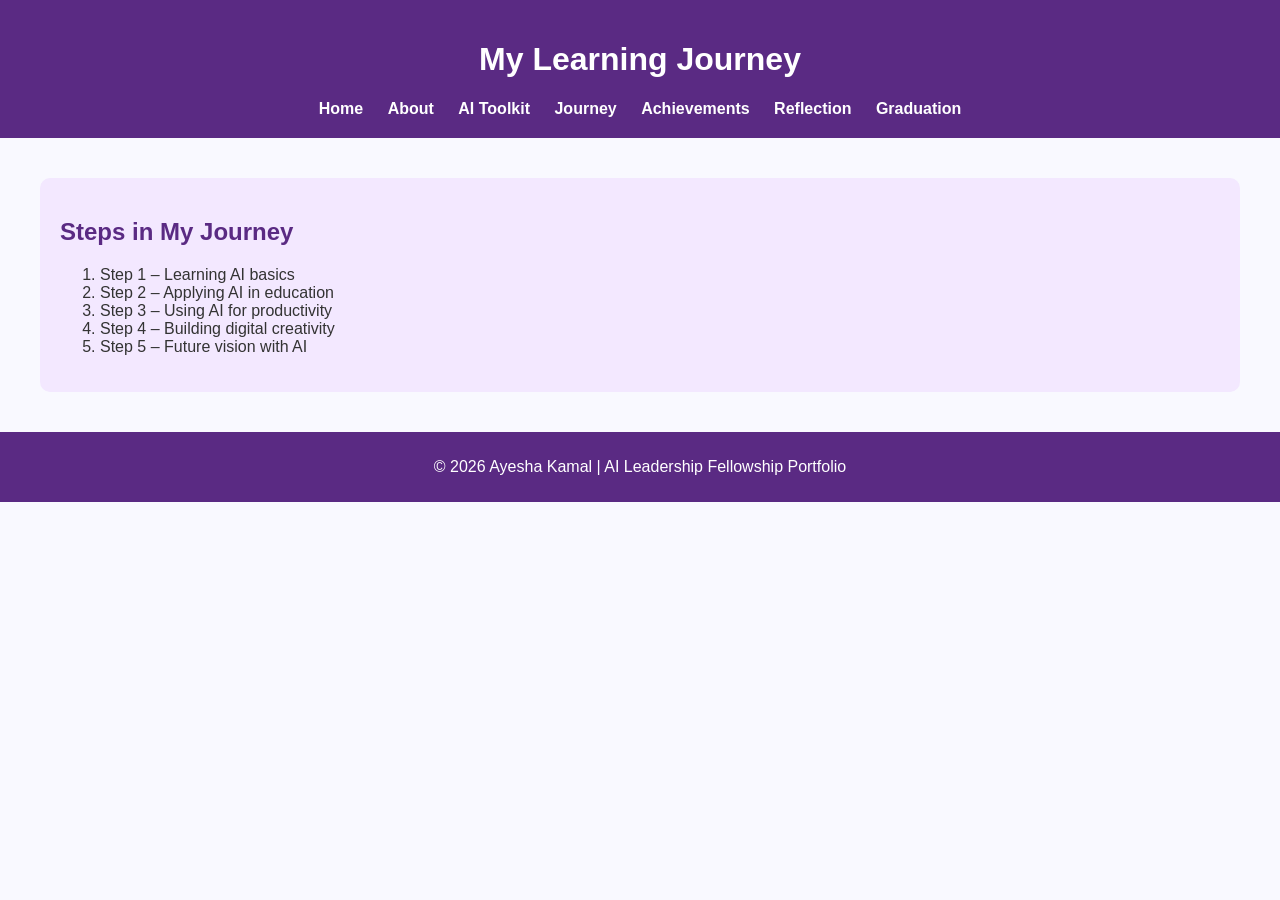
<file: journey.html>
<!DOCTYPE html>
<html lang="en">
<head>
  <meta charset="UTF-8">
  <meta name="viewport" content="width=device-width, initial-scale=1.0">
  <title>My Journey</title>
  <link rel="stylesheet" href="style.css">
</head>
<body>

<header>
  <h1>My Learning Journey</h1>
  <nav>
    <a href="index.html">Home</a>
    <a href="about.html">About</a>
    <a href="ai-toolkit.html">AI Toolkit</a>
    <a href="journey.html">Journey</a>
    <a href="achievements.html">Achievements</a>
    <a href="reflection.html">Reflection</a>
    <a href="graduation.html">Graduation</a>
  </nav>
</header>

<section id="journey">
  <h2>Steps in My Journey</h2>
  <ol>
    <li>Step 1 – Learning AI basics</li>
    <li>Step 2 – Applying AI in education</li>
    <li>Step 3 – Using AI for productivity</li>
    <li>Step 4 – Building digital creativity</li>
    <li>Step 5 – Future vision with AI</li>
  </ol>
</section>

<footer>
  <p>© 2026 Ayesha Kamal | AI Leadership Fellowship Portfolio</p>
</footer>

</body>
</html>
</file>
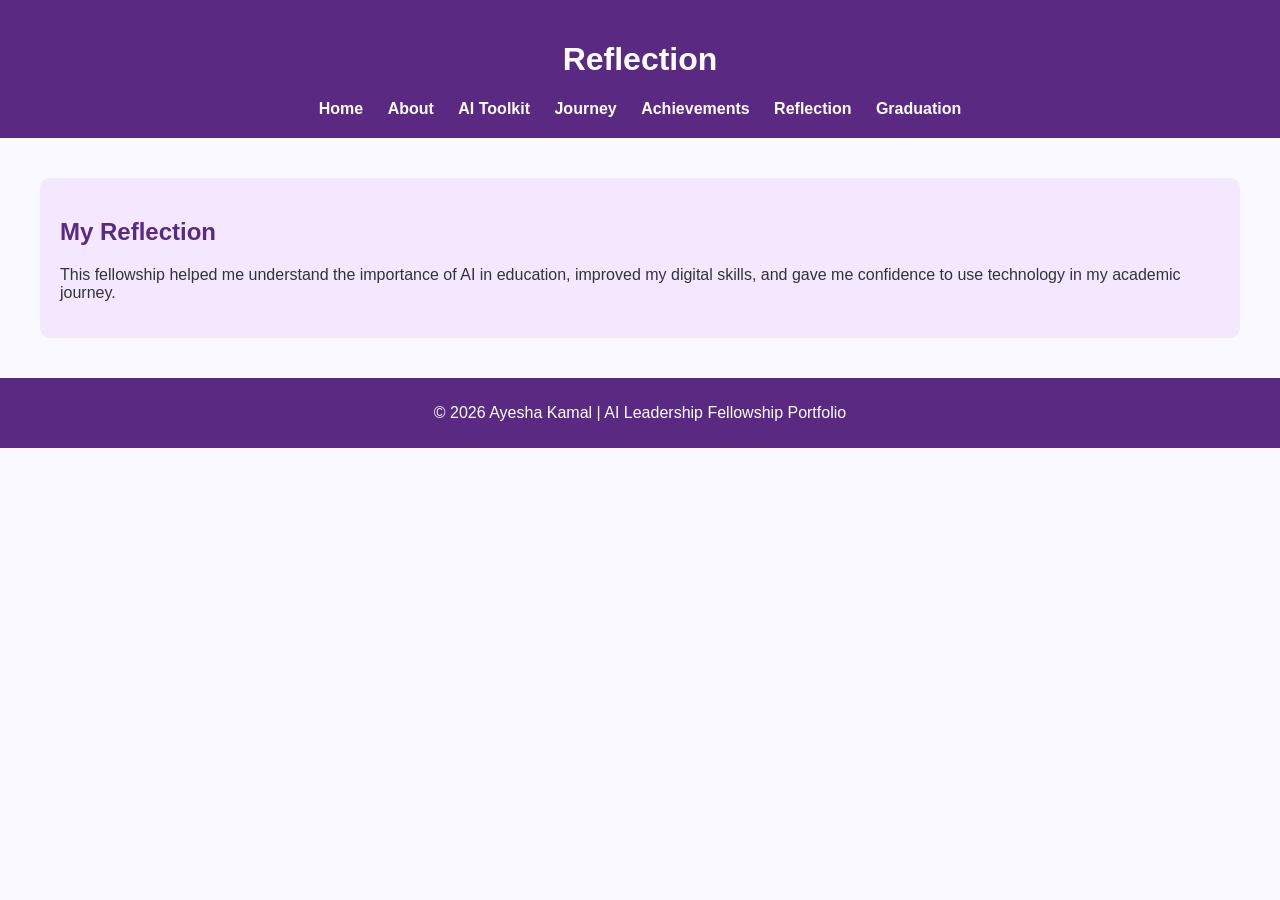
<file: reflection.html>
<!DOCTYPE html>
<html lang="en">
<head>
  <meta charset="UTF-8">
  <meta name="viewport" content="width=device-width, initial-scale=1.0">
  <title>Reflection</title>
  <link rel="stylesheet" href="style.css">
</head>
<body>

<header>
  <h1>Reflection</h1>
  <nav>
    <a href="index.html">Home</a>
    <a href="about.html">About</a>
    <a href="ai-toolkit.html">AI Toolkit</a>
    <a href="journey.html">Journey</a>
    <a href="achievements.html">Achievements</a>
    <a href="reflection.html">Reflection</a>
    <a href="graduation.html">Graduation</a>
  </nav>
</header>

<section id="reflection">
  <h2>My Reflection</h2>
  <p>This fellowship helped me understand the importance of AI in education, improved my digital skills, and gave me confidence to use technology in my academic journey.</p>
</section>

<footer>
  <p>© 2026 Ayesha Kamal | AI Leadership Fellowship Portfolio</p>
</footer>

</body>
</html>
</file>
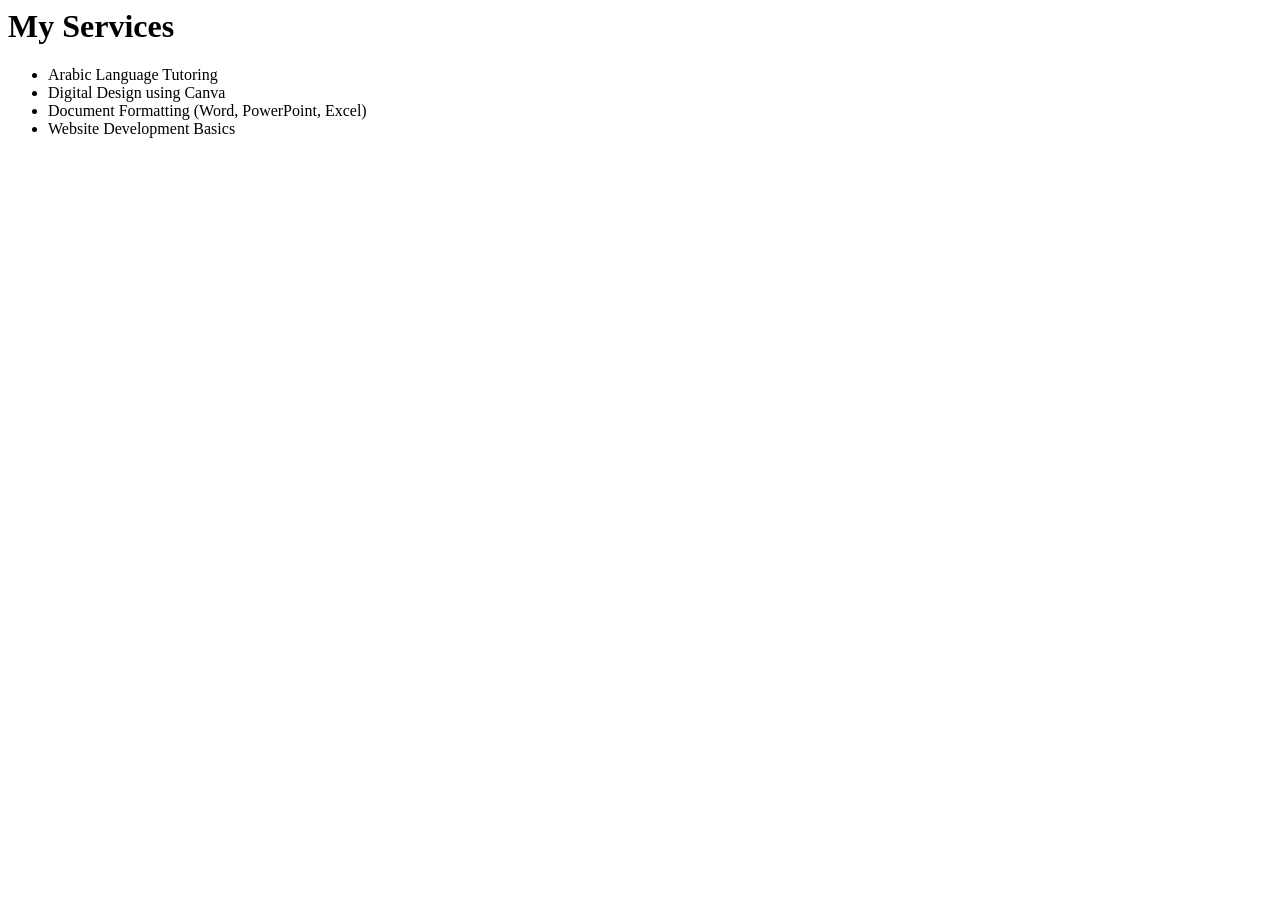
<file: services.html>
<body>
  <h1>My Services</h1>
  <ul>
    <li>Arabic Language Tutoring</li>
    <li>Digital Design using Canva</li>
    <li>Document Formatting (Word, PowerPoint, Excel)</li>
    <li>Website Development Basics</li>
  </ul>
</body>
</file>
<file: style.css>
body {
  font-family: 'Poppins', sans-serif;
  background-color: #f9f9ff;
  color: #333;
  margin: 0;
  padding: 0;
}

header {
  background-color: #5a2a83;
  color: white;
  text-align: center;
  padding: 20px;
}

nav a {
  color: white;
  margin: 0 10px;
  text-decoration: none;
  font-weight: bold;
}

section {
  margin: 40px;
  padding: 20px;
  background-color: #f3e8ff;
  border-radius: 10px;
}

h2, h3 {
  color: #5a2a83;
}

img {
  width: 100%;
  max-width: 400px;
  border-radius: 10px;
  margin-top: 10px;
}

footer {
  background-color: #5a2a83;
  color: white;
  text-align: center;
  padding: 10px;
}
</file>
